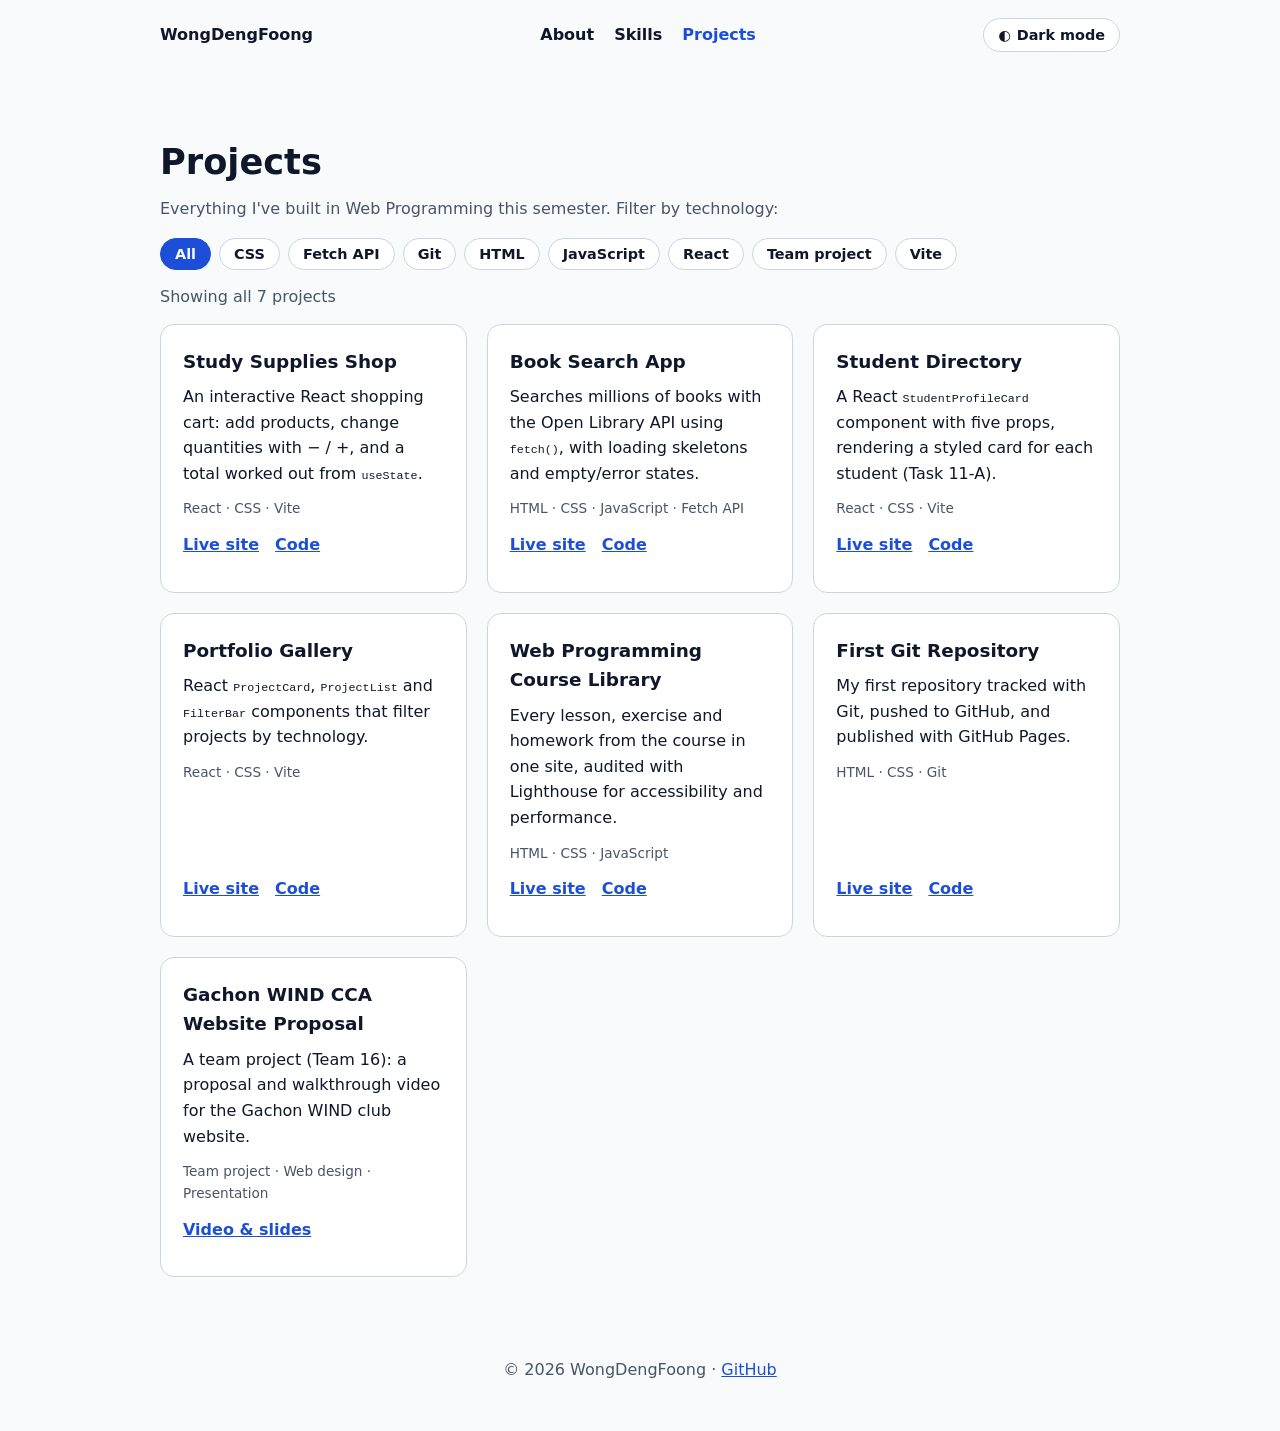
<file: projects.html>
<!DOCTYPE html>
<html lang="en">
<head>
  <meta charset="UTF-8">
  <meta name="viewport" content="width=device-width, initial-scale=1">
  <title>Projects · WongDengFoong</title>
  <meta name="description" content="All Web Programming projects by WongDengFoong, filterable by technology.">
  <link rel="icon" href="data:,">
  <link rel="stylesheet" href="style.css">
  <script src="script.js" defer></script>
  <script src="projects.js" defer></script>
</head>
<body>
  <a class="skip-link" href="#main-content">Skip to main content</a>

  <header class="site-header">
    <a class="logo" href="index.html">WongDengFoong</a>
    <nav aria-label="Main">
      <ul class="nav-links">
        <li><a href="index.html#about-me">About</a></li>
        <li><a href="index.html#skills">Skills</a></li>
        <li><a href="projects.html" aria-current="page">Projects</a></li>
      </ul>
    </nav>
    <button type="button" class="theme-toggle" id="theme-toggle" aria-pressed="false">
      <span aria-hidden="true">◐</span> <span class="label">Dark mode</span>
    </button>
  </header>

  <main id="main-content" tabindex="-1">
    <section class="section" aria-labelledby="page-heading">
      <h1 id="page-heading" class="page-title">Projects</h1>
      <p class="page-intro">Everything I've built in Web Programming this semester. Filter by technology:</p>

      <div class="filter-bar" role="group" aria-label="Filter projects by technology" id="filter-bar"></div>
      <p class="result-count" id="result-count" aria-live="polite"></p>

      <ul class="projects" id="project-list">
        <li class="project-card" data-tech="React,CSS,Vite">
          <h2>Study Supplies Shop</h2>
          <p>An interactive React shopping cart: add products, change quantities with − / +, and a total worked out from <code>useState</code>.</p>
          <p class="tags">React · CSS · Vite</p>
          <p class="links">
            <a href="https://wongdf2006.github.io/shopping-cart/">Live site<span class="visually-hidden"> for Study Supplies Shop</span></a>
            <a href="https://github.com/WONGDF2006/shopping-cart">Code<span class="visually-hidden"> for Study Supplies Shop</span></a>
          </p>
        </li>
        <li class="project-card" data-tech="HTML,CSS,JavaScript,Fetch API">
          <h2>Book Search App</h2>
          <p>Searches millions of books with the Open Library API using <code>fetch()</code>, with loading skeletons and empty/error states.</p>
          <p class="tags">HTML · CSS · JavaScript · Fetch API</p>
          <p class="links">
            <a href="https://wongdf2006.github.io/webpro-book-search/">Live site<span class="visually-hidden"> for Book Search App</span></a>
            <a href="https://github.com/WONGDF2006/webpro-book-search">Code<span class="visually-hidden"> for Book Search App</span></a>
          </p>
        </li>
        <li class="project-card" data-tech="React,CSS,Vite">
          <h2>Student Directory</h2>
          <p>A React <code>StudentProfileCard</code> component with five props, rendering a styled card for each student (Task 11-A).</p>
          <p class="tags">React · CSS · Vite</p>
          <p class="links">
            <a href="https://wongdf2006.github.io/task11/">Live site<span class="visually-hidden"> for Student Directory</span></a>
            <a href="https://github.com/WONGDF2006/task11">Code<span class="visually-hidden"> for Student Directory</span></a>
          </p>
        </li>
        <li class="project-card" data-tech="React,CSS,Vite">
          <h2>Portfolio Gallery</h2>
          <p>React <code>ProjectCard</code>, <code>ProjectList</code> and <code>FilterBar</code> components that filter projects by technology.</p>
          <p class="tags">React · CSS · Vite</p>
          <p class="links">
            <a href="https://wongdf2006.github.io/portfolio-gallery/">Live site<span class="visually-hidden"> for Portfolio Gallery</span></a>
            <a href="https://github.com/WONGDF2006/portfolio-gallery">Code<span class="visually-hidden"> for Portfolio Gallery</span></a>
          </p>
        </li>
        <li class="project-card" data-tech="HTML,CSS,JavaScript">
          <h2>Web Programming Course Library</h2>
          <p>Every lesson, exercise and homework from the course in one site, audited with Lighthouse for accessibility and performance.</p>
          <p class="tags">HTML · CSS · JavaScript</p>
          <p class="links">
            <a href="https://wongdf2006.github.io/WebProgramming_Gachon/">Live site<span class="visually-hidden"> for Course Library</span></a>
            <a href="https://github.com/WONGDF2006/WebProgramming_Gachon">Code<span class="visually-hidden"> for Course Library</span></a>
          </p>
        </li>
        <li class="project-card" data-tech="HTML,CSS,Git">
          <h2>First Git Repository</h2>
          <p>My first repository tracked with Git, pushed to GitHub, and published with GitHub Pages.</p>
          <p class="tags">HTML · CSS · Git</p>
          <p class="links">
            <a href="https://wongdf2006.github.io/webpro-w9/">Live site<span class="visually-hidden"> for First Git Repository</span></a>
            <a href="https://github.com/WONGDF2006/webpro-w9">Code<span class="visually-hidden"> for First Git Repository</span></a>
          </p>
        </li>
        <li class="project-card" data-tech="Team project">
          <h2>Gachon WIND CCA Website Proposal</h2>
          <p>A team project (Team 16): a proposal and walkthrough video for the Gachon WIND club website.</p>
          <p class="tags">Team project · Web design · Presentation</p>
          <p class="links">
            <a href="https://wongdf2006.github.io/WebProgramming_Gachon/#assignment">Video &amp; slides<span class="visually-hidden"> for Gachon WIND CCA proposal</span></a>
          </p>
        </li>
      </ul>
    </section>
  </main>

  <footer class="site-footer">
    <p>© 2026 WongDengFoong · <a href="https://github.com/WONGDF2006">GitHub</a></p>
  </footer>
</body>
</html>
</file>
<file: style.css>
:root {
  --bg: #f8fafc;
  --surface: #ffffff;
  --text: #0f172a;
  --muted: #475569;
  --accent: #1d4ed8;
  --border: #cbd5e1;
  --radius: 14px;
}

/* Dark theme, switched on by script.js */
:root[data-theme="dark"] {
  --bg: #0f172a;
  --surface: #1e293b;
  --text: #e2e8f0;
  --muted: #b6c2d1;
  --accent: #93c5fd;
  --border: #334155;
  color-scheme: dark;
}

.theme-toggle { display: inline-flex; align-items: center; gap: 6px; padding: 8px 14px; border: 1px solid var(--border); border-radius: 999px; font: 600 .9rem system-ui, sans-serif; color: var(--text); background: var(--surface); cursor: pointer; }
.theme-toggle:hover { border-color: var(--accent); }

* { box-sizing: border-box; }
html { scroll-behavior: smooth; }
body { margin: 0; font-family: system-ui, -apple-system, "Segoe UI", sans-serif; line-height: 1.6; color: var(--text); background: var(--bg); }
a { color: var(--accent); }
:focus-visible { outline: 3px solid var(--accent); outline-offset: 3px; }

.skip-link { position: absolute; top: -48px; left: 16px; z-index: 10; padding: 10px 16px; border-radius: 0 0 8px 8px; font-weight: 700; color: var(--bg); background: var(--accent); }
.skip-link:focus { top: 0; }

.site-header { display: flex; align-items: center; justify-content: space-between; gap: 16px; max-width: 1000px; margin: 0 auto; padding: 18px 20px; }
.logo { font-weight: 800; color: var(--text); text-decoration: none; }
.nav-links { display: flex; gap: 20px; margin: 0; padding: 0; list-style: none; }
.nav-links a { color: var(--text); text-decoration: none; font-weight: 600; }
.nav-links a:hover { color: var(--accent); }

main { max-width: 1000px; margin: 0 auto; padding: 0 20px; }
main:focus { outline: none; }

.hero { display: flex; align-items: center; gap: 32px; padding: 56px 0 40px; }
.avatar { flex: none; width: 160px; height: 160px; border-radius: 50%; object-fit: cover; }
.eyebrow { margin: 0 0 6px; font-size: .9rem; font-weight: 700; letter-spacing: .04em; text-transform: uppercase; color: var(--accent); }
.hero h1 { margin: 0 0 12px; font-size: 2.4rem; line-height: 1.15; }
.bio { max-width: 60ch; margin: 0; font-size: 1.1rem; color: var(--muted); }

.section { padding: 32px 0; }
.section h2 { margin: 0 0 16px; font-size: 1.6rem; }
.skills { display: flex; flex-wrap: wrap; gap: 10px; margin: 0; padding: 0; list-style: none; }
.skills li { padding: 8px 14px; border: 1px solid var(--border); border-radius: 999px; font-weight: 600; background: var(--surface); }

.visually-hidden { position: absolute; width: 1px; height: 1px; overflow: hidden; clip: rect(0 0 0 0); white-space: nowrap; }

.projects { display: grid; grid-template-columns: repeat(auto-fit, minmax(260px, 1fr)); gap: 20px; margin: 0; padding: 0; list-style: none; }
.project-card { display: flex; flex-direction: column; padding: 22px; border: 1px solid var(--border); border-radius: var(--radius); background: var(--surface); }
.project-card h3 { margin: 0 0 8px; font-size: 1.15rem; }
.project-card p { margin: 0 0 12px; }
.project-card code { font-size: .9em; }
.tags { font-size: .85rem; color: var(--muted); }
.links { display: flex; gap: 16px; margin-top: auto !important; font-weight: 700; }

.site-footer { padding: 32px 20px; text-align: center; color: var(--muted); }

/* Phones: stack the hero, let the header wrap, shrink the big heading */
@media (max-width: 640px) {
  .site-header { flex-wrap: wrap; padding: 14px 16px; }
  .nav-links { gap: 16px; }
  main { padding: 0 16px; }
  .hero { flex-direction: column; align-items: flex-start; gap: 20px; padding: 32px 0 24px; }
  .avatar { width: 112px; height: 112px; }
  .hero h1 { font-size: 1.9rem; overflow-wrap: anywhere; }
}

/* About me facts */
.facts { display: grid; grid-template-columns: repeat(auto-fit, minmax(180px, 1fr)); gap: 12px; margin: 0; }
.facts div { padding: 14px 16px; border: 1px solid var(--border); border-radius: var(--radius); background: var(--surface); }
.facts dt { font-size: .8rem; font-weight: 700; letter-spacing: .05em; text-transform: uppercase; color: var(--muted); }
.facts dd { margin: 2px 0 0; font-weight: 600; }

/* Projects page */
.page-title { margin: 32px 0 6px; font-size: 2.2rem; }
.page-intro { margin: 0 0 16px; color: var(--muted); }
.filter-bar { display: flex; flex-wrap: wrap; gap: 8px; }
.filter-button { padding: 7px 14px; border: 1px solid var(--border); border-radius: 999px; font: 600 .9rem system-ui, sans-serif; color: var(--text); background: var(--surface); cursor: pointer; }
.filter-button:hover { border-color: var(--accent); }
.filter-button[aria-pressed="true"] { border-color: var(--accent); color: var(--bg); background: var(--accent); }
.result-count { margin: 14px 0; color: var(--muted); }
.project-card h2 { margin: 0 0 8px; font-size: 1.15rem; }
.project-card[hidden] { display: none; }
.nav-links a[aria-current="page"] { color: var(--accent); }

/* What I'm learning (React tracker) */
#learning-tracker { padding: 22px; border: 1px solid var(--border); border-radius: var(--radius); background: var(--surface); }
.tracker-progress p { margin: 0 0 6px; font-weight: 600; }
.tracker-progress progress { width: 100%; height: 14px; accent-color: var(--accent); }
.tracker-list { display: grid; grid-template-columns: repeat(auto-fill, minmax(240px, 1fr)); gap: 8px 16px; margin: 16px 0; padding: 0; list-style: none; }
.tracker-list label { cursor: pointer; }
.tracker-list input { width: 18px; height: 18px; vertical-align: -3px; accent-color: var(--accent); }
.tracker-note label { display: block; margin-bottom: 6px; font-weight: 600; }
.tracker-note textarea { width: 100%; padding: 10px; border: 1px solid var(--border); border-radius: 8px; font: inherit; color: var(--text); background: var(--bg); }
.word-count { margin: 4px 0 0; font-size: .9rem; color: var(--muted); }
</file>
